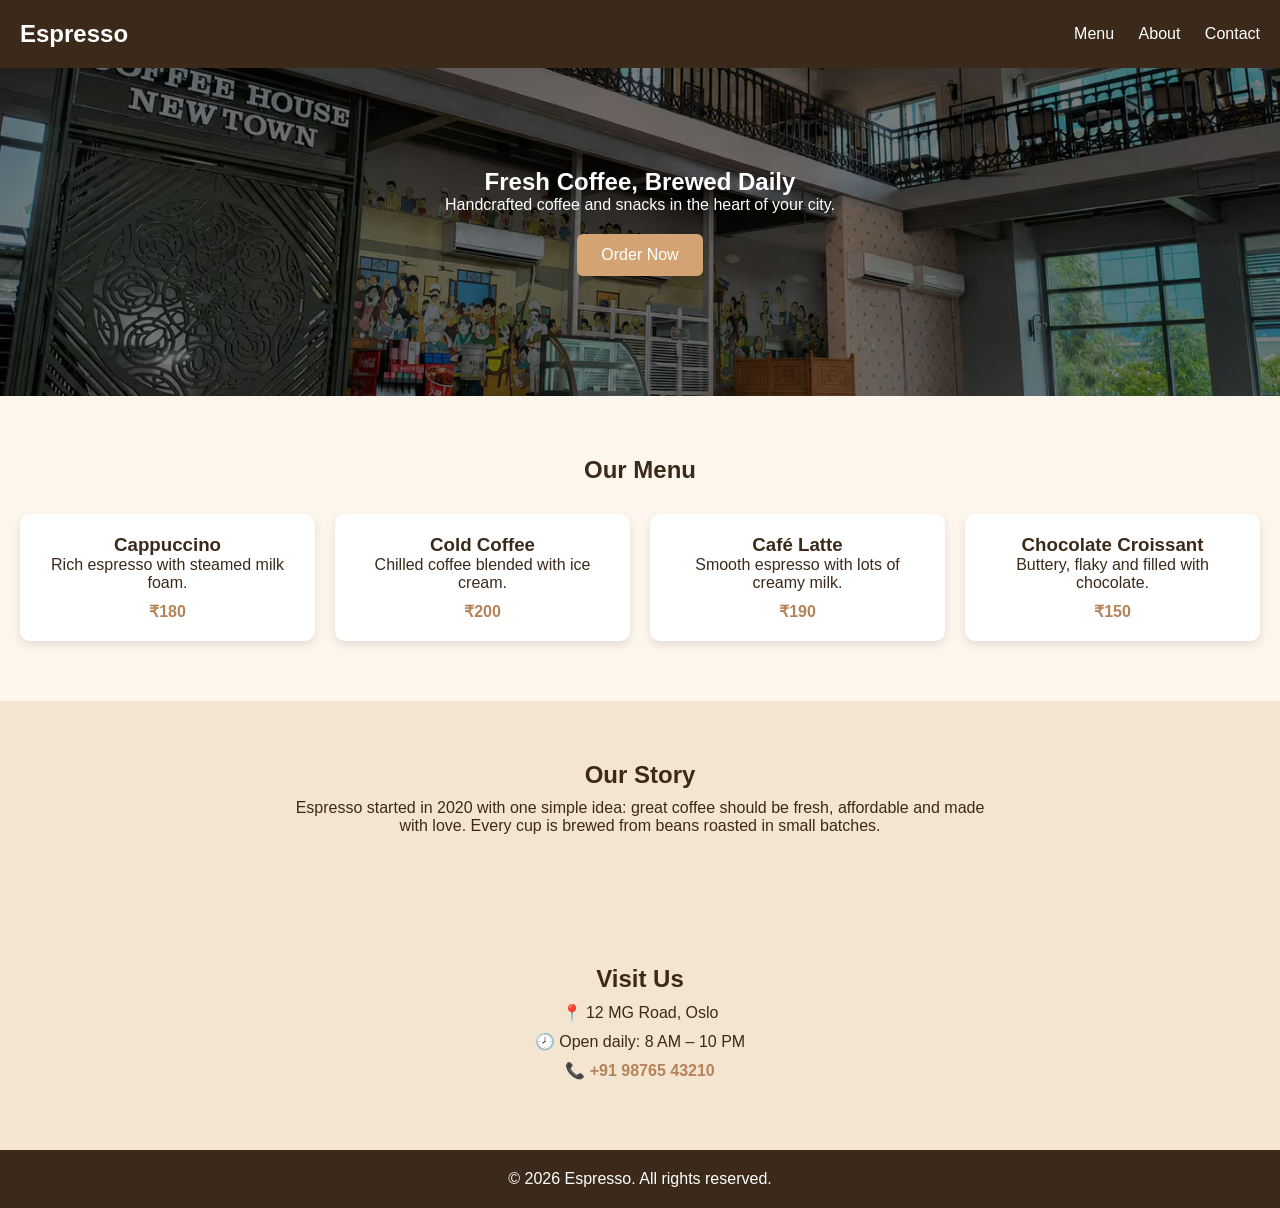
<file: index.html>
<!doctype html>
<html lang="en">
  <head>
    <meta charset="UTF-8" />
    <meta name="viewport" content="width=device-width, initial-scale=1.0" />
    <title>Espresso | Coffee Shop</title>
    
    <link rel="stylesheet" href="style.css" />
  </head>
  <body>
    <header>
      <div class="logo">Espresso</div>
      <nav>
        <a href="#menu">Menu</a>
        <a href="#about">About</a>
        <a href="#contact">Contact</a>
      </nav>
    </header>

    <main>
      <section id="hero">
        <h1>Fresh Coffee, Brewed Daily</h1>
        <p>Handcrafted coffee and snacks in the heart of your city.</p>
        <a href="#menu" class="btn" id="order-btn">Order Now</a>
        <p id="order-msg"></p>

      </section>

      <section id="menu">
        <h2>Our Menu</h2>
        <div class="menu-grid">
          <div class="menu-card">
            <h3>Cappuccino</h3>
            <p>Rich espresso with steamed milk foam.</p>
            <span class="price">₹180</span>
          </div>
          <div class="menu-card">
            <h3>Cold Coffee</h3>
            <p>Chilled coffee blended with ice cream.</p>
            <span class="price">₹200</span>
          </div>
          <div class="menu-card">
            <h3>Café Latte</h3>
            <p>Smooth espresso with lots of creamy milk.</p>
            <span class="price">₹190</span>
          </div>
          <div class="menu-card">
            <h3>Chocolate Croissant</h3>
            <p>Buttery, flaky and filled with chocolate.</p>
            <span class="price">₹150</span>
          </div>
        </div>
      </section>

      <section id="about">
        <h2>Our Story</h2>
        <p>
          Espresso started in 2020 with one simple idea: great coffee should be
          fresh, affordable and made with love. Every cup is brewed from beans
          roasted in small batches.
        </p>
      </section>

      <section id="contact">
        <h2>Visit Us</h2>
        <p>📍 12 MG Road, Oslo</p>
        <p>🕗 Open daily: 8 AM – 10 PM</p>
        <p>📞 <a href="tel:+919876543210">+91 98765 43210</a></p>
      </section>
    </main>

    <footer>
      <p>&copy; 2026 Espresso. All rights reserved.</p>
    </footer>




    <script src="script.js"></script>
  </body>
</html>
</file>
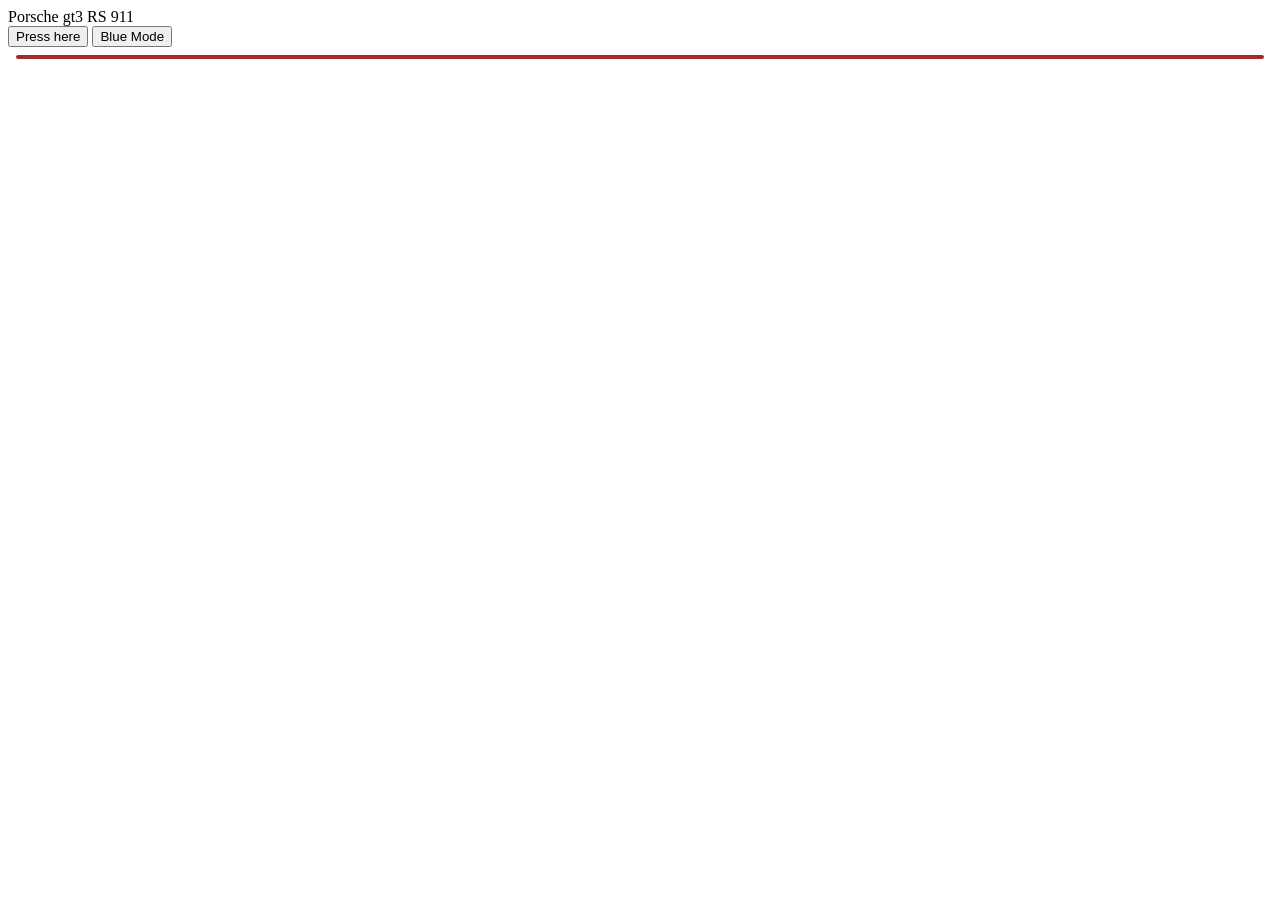
<file: js-practice/index.html>
<!doctype html>
<html lang="en">
  <head>
    <meta charset="UTF-8" />
    <meta name="viewport" content="width=device-width, initial-scale=1.0" />
    <title>web dev</title>

    <style>
      .user-card {
        margin: 8px;
        border: 2px solid brown;
        border-radius: 3px;
        background-color: beige;
        
      }
    </style>
  </head>
  <body>
    <div class="car">Porsche gt3 RS 911</div>

    <button id="btn">Press here</button>

    <button id="blue">Blue Mode</button>

    <div id="list"></div>
    <div id="prices"></div>

    <div class="user-card">
      <div id="users"></div>
    </div>

    <script src="script.js"></script>
  </body>
</html>
</file>
<file: style.css>
* {
  margin: 0;
  padding: 0;
  box-sizing: border-box;
}

body {
  background-color: #fdf6ec;
  font-family: Arial, Helvetica, sans-serif;
  color: #3b2a1a;
}

header {
  display: flex;
  justify-content: space-between;
  align-items: center;
  padding: 20px;
  background-color: #3b2a1a;
  color: white;
}

.logo {
  font-size: 24px;
  font-weight: bold;
}

nav a {
  color: white;
  text-decoration: none;
  margin-left: 20px;
}

nav a:hover {
  color: #d4a373;
}

#hero {
  padding: 100px 20px;
  text-align: center;
  background-image:
    linear-gradient(rgba(0, 0, 0, 0.5), rgba(0, 0, 0, 0.5)),
    url(4ae355f900fb76dd1725d70199822716.avif);
  background-size: cover;
  background-position: center;
  color: white;
}

.btn {
  display: inline-block;
  margin: 20px;
  padding: 12px 24px;
  background-color: #d4a373;
  color: white;
  text-decoration: none;
  border-radius: 6px;
}

.btn:hover {
  background-color: #b5835a;
}

#menu {
  padding: 60px 20px;
  text-align: center;
}

#menu h2 {
  text-align: center;
  margin-bottom: 30px;
}

.menu-grid {
  display: grid;
  grid-template-columns: repeat(auto-fit, minmax(220px, 1fr));
  gap: 20px;
}

.menu-card {
  background-color: white;
  padding: 20px;
  border-radius: 10px;
  box-shadow: 0 4px 10px rgba(0, 0, 0, 0.1);
}

.price {
  font-weight: bold;
  color: #b5835a;
  display: block;
  margin-top: 10px;
}

#about,
#contact {
  background-color: #f3e5d0;
  padding: 60px 20px;
  text-align: center;
}

#about p,
#contact p {
  max-width: 700px;
  margin: 10px auto;
  background-color: #f3e5d0;
}

footer {
  text-align: center;
  padding: 20px;
  background-color: #3b2a1a;
  color: white;
}

#contact a {
  color: #b5835a;
  text-decoration: none;
  font-weight: bold;
}

#contact a:hover {
  color: #3b2a1a;
}





#order-msg {

  opacity: 1;
  transition: opacity 0.5s;
}

#order-msg.hide {

  opacity: 0;
}
</file>
